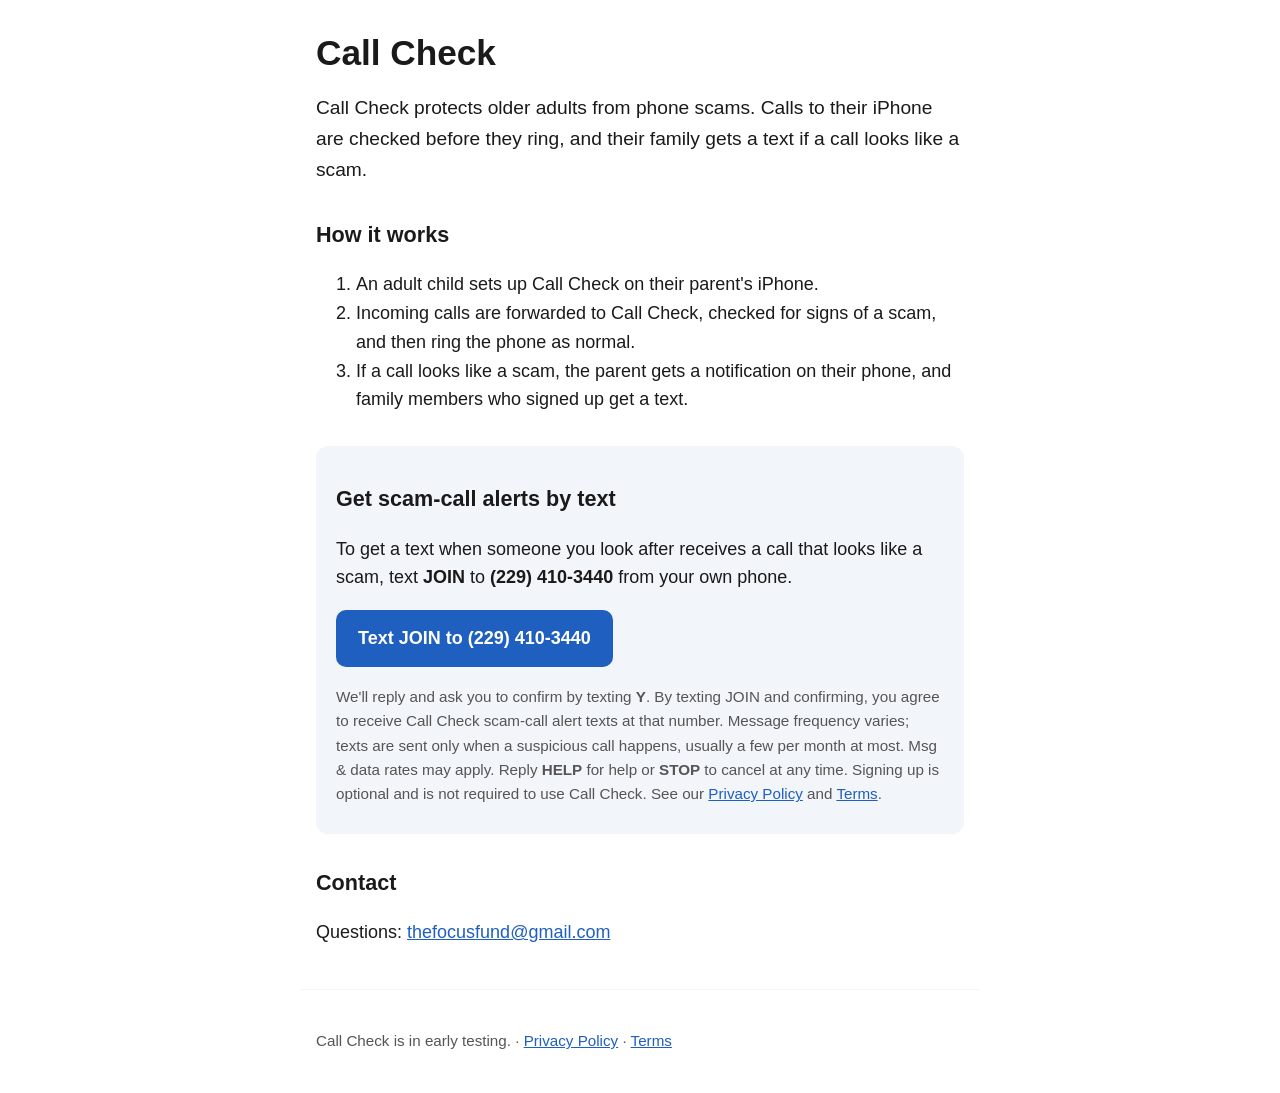
<file: index.html>
<!doctype html>
<html lang="en">
<head>
  <meta charset="utf-8">
  <meta name="viewport" content="width=device-width, initial-scale=1">
  <title>Call Check</title>
  <meta name="description" content="Call Check protects older adults from phone scams and texts their family when a call looks like a scam.">
  <link rel="stylesheet" href="style.css">
</head>
<body>
  <main>
    <h1>Call Check</h1>
    <p class="lead">Call Check protects older adults from phone scams. Calls to their iPhone are checked before they ring, and their family gets a text if a call looks like a scam.</p>

    <h2>How it works</h2>
    <ol>
      <li>An adult child sets up Call Check on their parent's iPhone.</li>
      <li>Incoming calls are forwarded to Call Check, checked for signs of a scam, and then ring the phone as normal.</li>
      <li>If a call looks like a scam, the parent gets a notification on their phone, and family members who signed up get a text.</li>
    </ol>

    <section class="optin" id="alerts">
      <h2>Get scam-call alerts by text</h2>
      <p>To get a text when someone you look after receives a call that looks like a scam, text <strong>JOIN</strong> to <strong>(229) 410-3440</strong> from your own phone.</p>
      <p><a class="button" href="sms:+12294103440&amp;body=JOIN">Text JOIN to (229) 410-3440</a></p>
      <p class="fine">We'll reply and ask you to confirm by texting <strong>Y</strong>. By texting JOIN and confirming, you agree to receive Call Check scam-call alert texts at that number. Message frequency varies; texts are sent only when a suspicious call happens, usually a few per month at most. Msg &amp; data rates may apply. Reply <strong>HELP</strong> for help or <strong>STOP</strong> to cancel at any time. Signing up is optional and is not required to use Call Check. See our <a href="privacy.html">Privacy Policy</a> and <a href="terms.html">Terms</a>.</p>
    </section>

    <h2>Contact</h2>
    <p>Questions: <a href="mailto:thefocusfund@gmail.com">thefocusfund@gmail.com</a></p>
  </main>
  <footer>
    <p>Call Check is in early testing. · <a href="privacy.html">Privacy Policy</a> · <a href="terms.html">Terms</a></p>
  </footer>
</body>
</html>
</file>
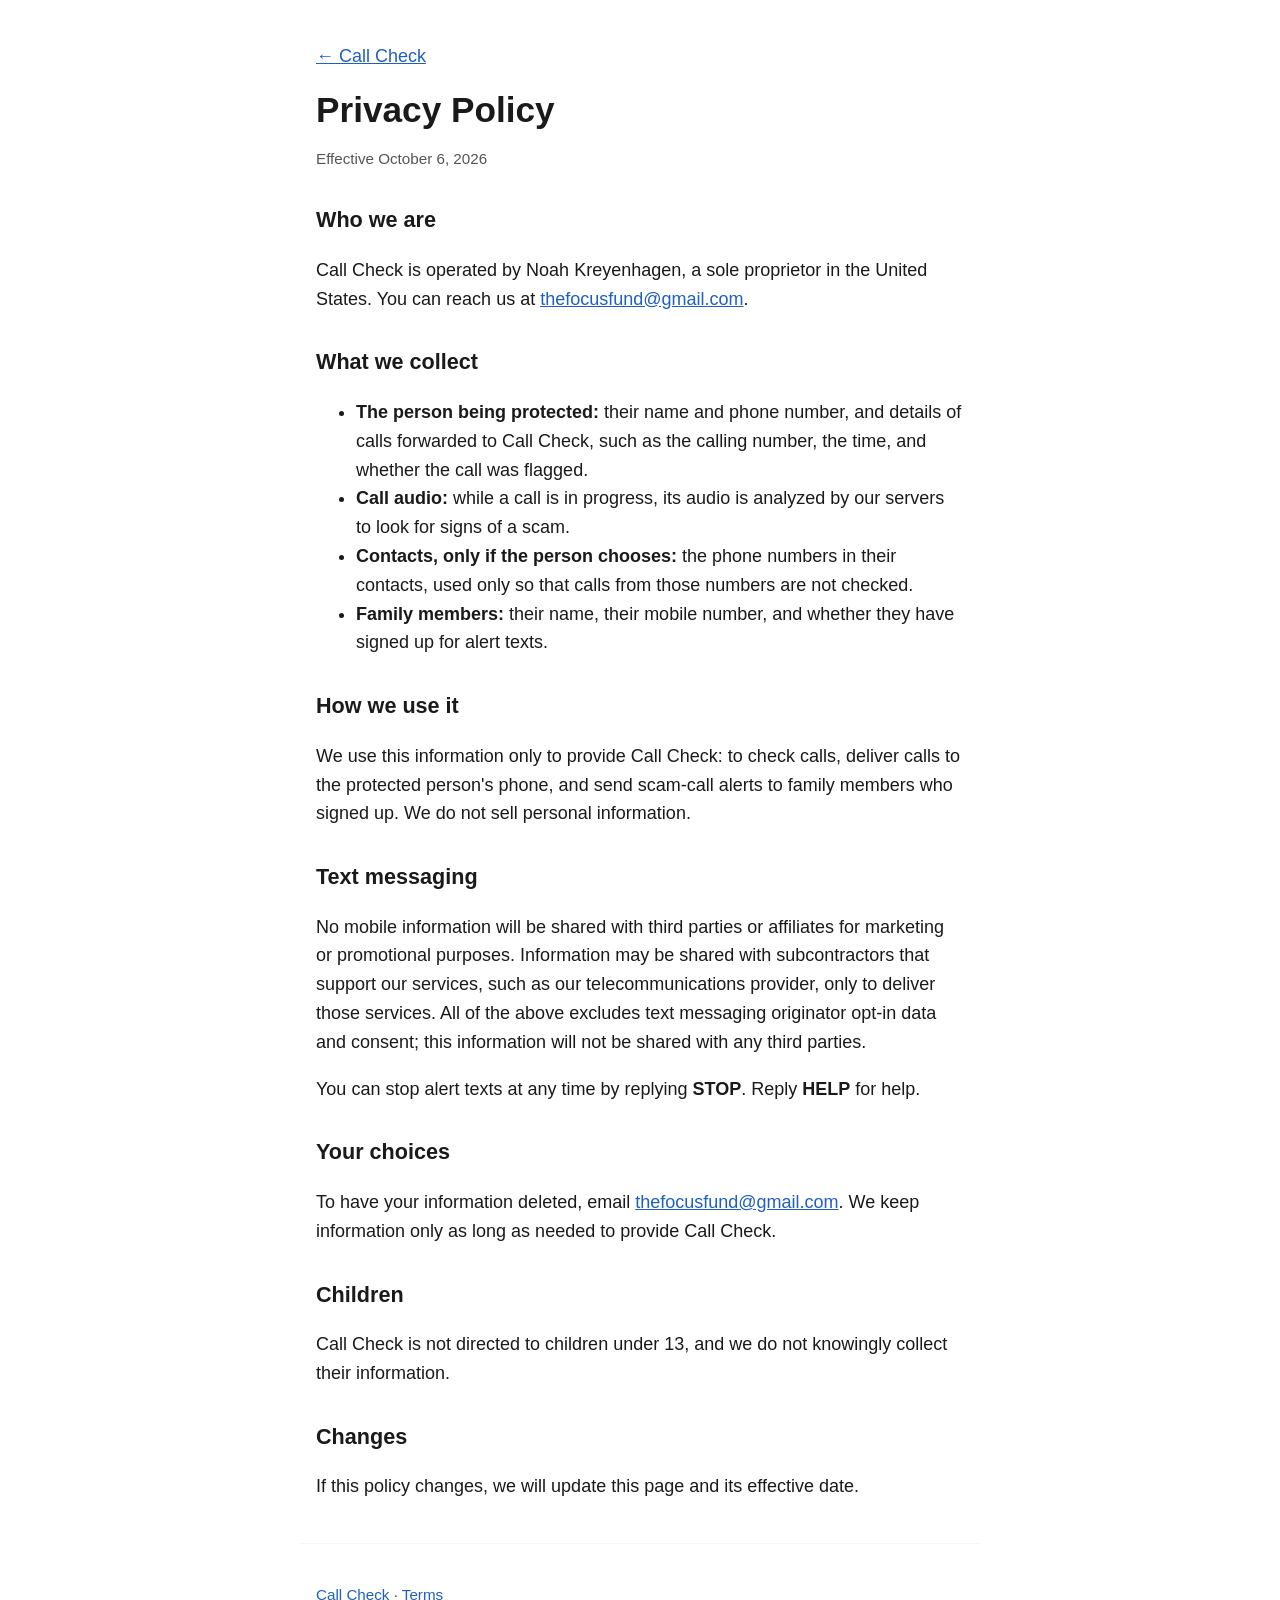
<file: privacy.html>
<!doctype html>
<html lang="en">
<head>
  <meta charset="utf-8">
  <meta name="viewport" content="width=device-width, initial-scale=1">
  <title>Privacy Policy · Call Check</title>
  <link rel="stylesheet" href="style.css">
</head>
<body>
  <main>
    <p><a href="index.html">← Call Check</a></p>
    <h1>Privacy Policy</h1>
    <p class="fine">Effective October 6, 2026</p>

    <h2>Who we are</h2>
    <p>Call Check is operated by Noah Kreyenhagen, a sole proprietor in the United States. You can reach us at <a href="mailto:thefocusfund@gmail.com">thefocusfund@gmail.com</a>.</p>

    <h2>What we collect</h2>
    <ul>
      <li><strong>The person being protected:</strong> their name and phone number, and details of calls forwarded to Call Check, such as the calling number, the time, and whether the call was flagged.</li>
      <li><strong>Call audio:</strong> while a call is in progress, its audio is analyzed by our servers to look for signs of a scam.</li>
      <li><strong>Contacts, only if the person chooses:</strong> the phone numbers in their contacts, used only so that calls from those numbers are not checked.</li>
      <li><strong>Family members:</strong> their name, their mobile number, and whether they have signed up for alert texts.</li>
    </ul>

    <h2>How we use it</h2>
    <p>We use this information only to provide Call Check: to check calls, deliver calls to the protected person's phone, and send scam-call alerts to family members who signed up. We do not sell personal information.</p>

    <h2>Text messaging</h2>
    <p>No mobile information will be shared with third parties or affiliates for marketing or promotional purposes. Information may be shared with subcontractors that support our services, such as our telecommunications provider, only to deliver those services. All of the above excludes text messaging originator opt-in data and consent; this information will not be shared with any third parties.</p>
    <p>You can stop alert texts at any time by replying <strong>STOP</strong>. Reply <strong>HELP</strong> for help.</p>

    <h2>Your choices</h2>
    <p>To have your information deleted, email <a href="mailto:thefocusfund@gmail.com">thefocusfund@gmail.com</a>. We keep information only as long as needed to provide Call Check.</p>

    <h2>Children</h2>
    <p>Call Check is not directed to children under 13, and we do not knowingly collect their information.</p>

    <h2>Changes</h2>
    <p>If this policy changes, we will update this page and its effective date.</p>
  </main>
  <footer>
    <p><a href="index.html">Call Check</a> · <a href="terms.html">Terms</a></p>
  </footer>
</body>
</html>
</file>
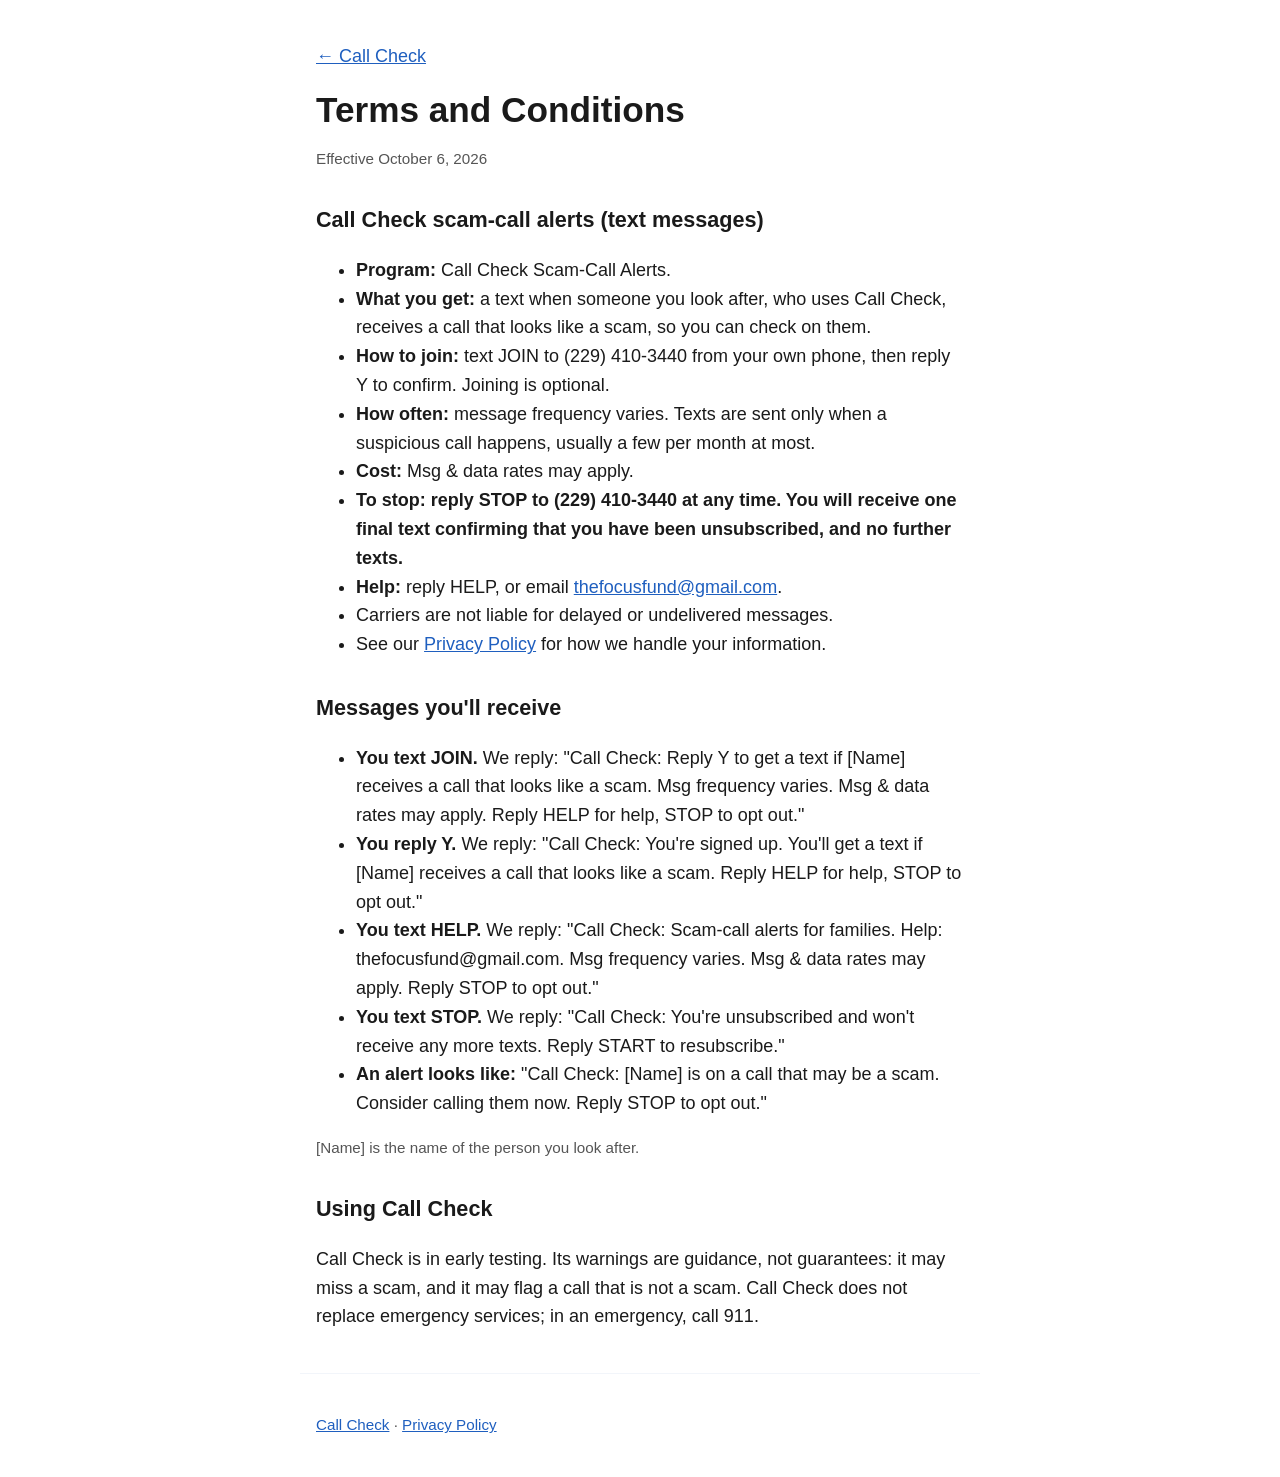
<file: terms.html>
<!doctype html>
<html lang="en">
<head>
  <meta charset="utf-8">
  <meta name="viewport" content="width=device-width, initial-scale=1">
  <title>Terms · Call Check</title>
  <link rel="stylesheet" href="style.css">
</head>
<body>
  <main>
    <p><a href="index.html">← Call Check</a></p>
    <h1>Terms and Conditions</h1>
    <p class="fine">Effective October 6, 2026</p>

    <h2>Call Check scam-call alerts (text messages)</h2>
    <ul>
      <li><strong>Program:</strong> Call Check Scam-Call Alerts.</li>
      <li><strong>What you get:</strong> a text when someone you look after, who uses Call Check, receives a call that looks like a scam, so you can check on them.</li>
      <li><strong>How to join:</strong> text JOIN to (229) 410-3440 from your own phone, then reply Y to confirm. Joining is optional.</li>
      <li><strong>How often:</strong> message frequency varies. Texts are sent only when a suspicious call happens, usually a few per month at most.</li>
      <li><strong>Cost:</strong> Msg &amp; data rates may apply.</li>
      <li><strong>To stop: reply STOP to (229) 410-3440 at any time. You will receive one final text confirming that you have been unsubscribed, and no further texts.</strong></li>
      <li><strong>Help:</strong> reply HELP, or email <a href="mailto:thefocusfund@gmail.com">thefocusfund@gmail.com</a>.</li>
      <li>Carriers are not liable for delayed or undelivered messages.</li>
      <li>See our <a href="privacy.html">Privacy Policy</a> for how we handle your information.</li>
    </ul>

    <h2 id="messages">Messages you'll receive</h2>
    <ul>
      <li><strong>You text JOIN.</strong> We reply: "Call Check: Reply Y to get a text if [Name] receives a call that looks like a scam. Msg frequency varies. Msg &amp; data rates may apply. Reply HELP for help, STOP to opt out."</li>
      <li><strong>You reply Y.</strong> We reply: "Call Check: You're signed up. You'll get a text if [Name] receives a call that looks like a scam. Reply HELP for help, STOP to opt out."</li>
      <li><strong>You text HELP.</strong> We reply: "Call Check: Scam-call alerts for families. Help: thefocusfund@gmail.com. Msg frequency varies. Msg &amp; data rates may apply. Reply STOP to opt out."</li>
      <li><strong>You text STOP.</strong> We reply: "Call Check: You're unsubscribed and won't receive any more texts. Reply START to resubscribe."</li>
      <li><strong>An alert looks like:</strong> "Call Check: [Name] is on a call that may be a scam. Consider calling them now. Reply STOP to opt out."</li>
    </ul>
    <p class="fine">[Name] is the name of the person you look after.</p>

    <h2>Using Call Check</h2>
    <p>Call Check is in early testing. Its warnings are guidance, not guarantees: it may miss a scam, and it may flag a call that is not a scam. Call Check does not replace emergency services; in an emergency, call 911.</p>
  </main>
  <footer>
    <p><a href="index.html">Call Check</a> · <a href="privacy.html">Privacy Policy</a></p>
  </footer>
</body>
</html>
</file>
<file: style.css>
:root {
  --bg: #ffffff;
  --text: #1a1a1a;
  --muted: #555555;
  --accent: #1f5fbf;
  --panel: #f2f5fa;
}
@media (prefers-color-scheme: dark) {
  :root {
    --bg: #121417;
    --text: #f1f1f1;
    --muted: #b5b5b5;
    --accent: #7fb0ff;
    --panel: #1d2128;
  }
}
* { box-sizing: border-box; }
body {
  margin: 0;
  background: var(--bg);
  color: var(--text);
  font: 18px/1.6 -apple-system, BlinkMacSystemFont, "Segoe UI", Roboto, Helvetica, Arial, sans-serif;
}
main, footer { max-width: 680px; margin: 0 auto; padding: 24px 16px; }
h1 { font-size: 2.2rem; line-height: 1.2; margin: 0.5rem 0 1rem; }
h2 { font-size: 1.35rem; margin-top: 2rem; }
.lead { font-size: 1.2rem; }
a { color: var(--accent); }
.optin { background: var(--panel); border-radius: 12px; padding: 4px 20px 12px; margin-top: 2rem; }
.button {
  display: inline-block; padding: 14px 22px; border-radius: 10px;
  background: var(--accent); color: var(--bg); font-weight: 700; text-decoration: none;
}
.fine { color: var(--muted); font-size: 0.95rem; }
footer { color: var(--muted); font-size: 0.95rem; border-top: 1px solid var(--panel); }
</file>
